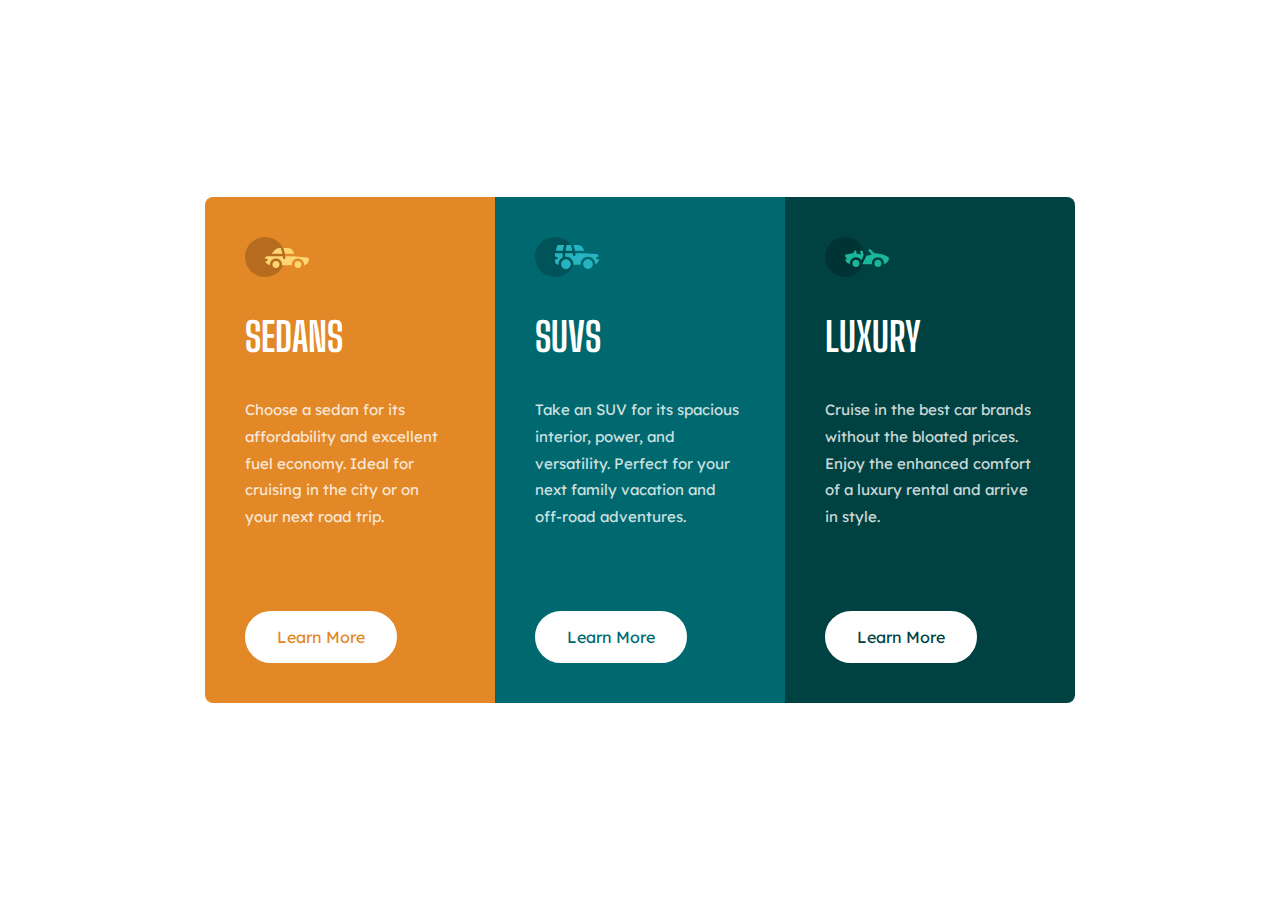
<file: index.html>
<!DOCTYPE html>
<html lang="en">
  <head>
    <meta charset="UTF-8" />
    <meta
      name="description"
      content="3-column-card-preview challenge from frontend mentor"
    />
    <meta name="viewport" content="width=device-width, initial-scale=1.0" />
    <link
      rel="icon"
      type="image/png"
      sizes="32x32"
      href="./assets/images/favicon-32x32.png"
    />
    <link rel="stylesheet" href="./assets/css/style.min.css" />
    <title>Frontend Mentor | 3-column preview card component</title>
  </head>
  <body>
    <main>
      <div class="section" id="cards-section">
        <div class="cards">
          <div class="card card--sedan">
            <div class="card__inner">
              <div class="card__image">
                <img
                  src="./assets/images/icon-sedans.svg"
                  alt="icon with sedan"
                />
              </div>
              <!-- ./card__image -->

              <h1 class="card__title">Sedans</h1>
              <!-- ./card__title -->

              <p class="card__text">
                Choose a sedan for its affordability and excellent fuel economy.
                Ideal for cruising in the city or on your next road trip.
              </p>
              <!-- ./card__text -->

              <div class="card__footer">
                <a class="card__button card__button--sedan" href="#"
                  >learn more</a
                >
              </div>
              <!-- ./card__footer -->
            </div>
            <!-- ./card__inner -->
          </div>
          <!-- ./card -->

          <div class="card card--suv">
            <div class="card__inner">
              <div class="card__image">
                <img src="./assets/images/icon-suvs.svg" alt="icon with SUV" />
              </div>
              <!-- ./card__image -->

              <h1 class="card__title">SUVs</h1>
              <!-- ./card__title -->

              <p class="card__text">
                Take an SUV for its spacious interior, power, and versatility.
                Perfect for your next family vacation and off-road adventures.
              </p>
              <!-- ./card__text -->

              <div class="card__footer">
                <a class="card__button card__button--suv" href="#"
                  >learn more</a
                >
              </div>
              <!-- ./card__footer -->
            </div>
            <!-- ./card__inner -->
          </div>
          <!-- ./card -->

          <div class="card card--luxury">
            <div class="card__inner">
              <div class="card__image">
                <img
                  src="./assets/images/icon-luxury.svg"
                  alt="icon with luxury"
                />
              </div>
              <!-- ./card__image -->

              <h1 class="card__title">Luxury</h1>
              <!-- ./card__title -->

              <p class="card__text">
                Cruise in the best car brands without the bloated prices. Enjoy
                the enhanced comfort of a luxury rental and arrive in style.
              </p>
              <!-- ./card__text -->

              <div class="card__footer">
                <a class="card__button card__button--luxury" href="#"
                  >learn more</a
                >
              </div>
              <!-- ./card__footer -->
            </div>
            <!-- ./card__inner -->
          </div>
          <!-- ./card -->
        </div>
        <!-- ./cards -->
      </div>
      <!-- ./section -->
    </main>
    <script src="./assets/js/app.js"></script>
  </body>
</html>
</file>
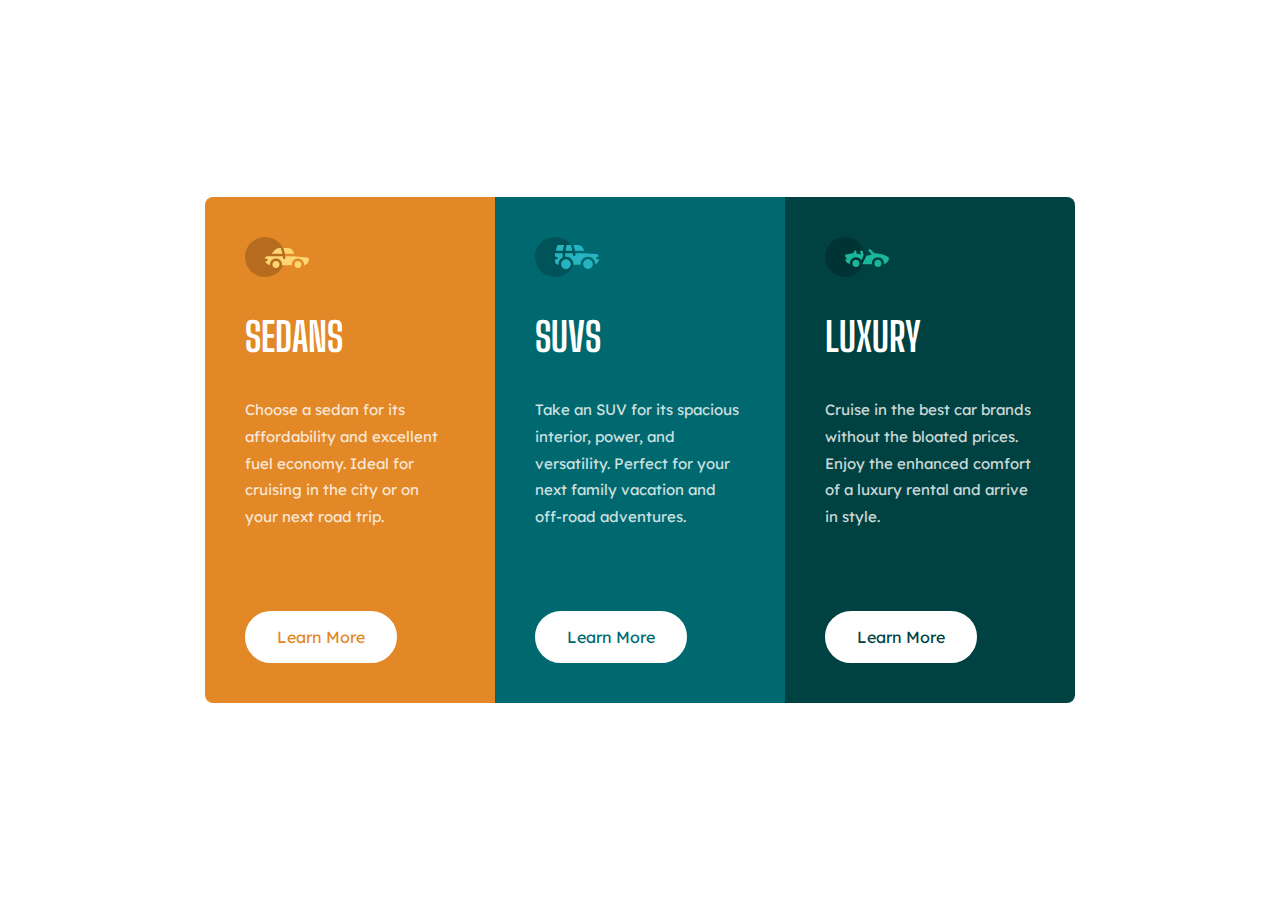
<file: completed/index.html>
<!DOCTYPE html>
<html lang="en">
  <head>
    <meta charset="UTF-8" />
    <meta
      name="description"
      content="3-column-card-preview challenge from frontend mentor"
    />
    <meta name="viewport" content="width=device-width, initial-scale=1.0" />
    <link
      rel="icon"
      type="image/png"
      sizes="32x32"
      href="./assets/images/favicon-32x32.png"
    />
    <link rel="stylesheet" href="./assets/css/style.min.css" />
    <title>Frontend Mentor | 3-column preview card component</title>
  </head>
  <body>
    <main>
      <div class="section" id="cards-section">
        <div class="cards">
          <div class="card card--sedan">
            <div class="card__inner">
              <div class="card__image">
                <img
                  src="./assets/images/icon-sedans.svg"
                  alt="icon with sedan"
                />
              </div>
              <!-- ./card__image -->

              <h1 class="card__title">Sedans</h1>
              <!-- ./card__title -->

              <p class="card__text">
                Choose a sedan for its affordability and excellent fuel economy.
                Ideal for cruising in the city or on your next road trip.
              </p>
              <!-- ./card__text -->

              <div class="card__footer">
                <a class="card__button card__button--sedan" href="#!"
                  >learn more</a
                >
              </div>
              <!-- ./card__footer -->
            </div>
            <!-- ./card__inner -->
          </div>
          <!-- ./card -->

          <div class="card card--suv">
            <div class="card__inner">
              <div class="card__image">
                <img src="./assets/images/icon-suvs.svg" alt="icon with SUV" />
              </div>
              <!-- ./card__image -->

              <h1 class="card__title">SUVs</h1>
              <!-- ./card__title -->

              <p class="card__text">
                Take an SUV for its spacious interior, power, and versatility.
                Perfect for your next family vacation and off-road adventures.
              </p>
              <!-- ./card__text -->

              <div class="card__footer">
                <a class="card__button card__button--suv" href="#!"
                  >learn more</a
                >
              </div>
              <!-- ./card__footer -->
            </div>
            <!-- ./card__inner -->
          </div>
          <!-- ./card -->

          <div class="card card--luxury">
            <div class="card__inner">
              <div class="card__image">
                <img
                  src="./assets/images/icon-luxury.svg"
                  alt="icon with luxury"
                />
              </div>
              <!-- ./card__image -->

              <h1 class="card__title">Luxury</h1>
              <!-- ./card__title -->

              <p class="card__text">
                Cruise in the best car brands without the bloated prices. Enjoy
                the enhanced comfort of a luxury rental and arrive in style.
              </p>
              <!-- ./card__text -->

              <div class="card__footer">
                <a class="card__button card__button--luxury" href="#!"
                  >learn more</a
                >
              </div>
              <!-- ./card__footer -->
            </div>
            <!-- ./card__inner -->
          </div>
          <!-- ./card -->
        </div>
        <!-- ./cards -->
      </div>
      <!-- ./section -->
    </main>
    <script src="./assets/js/app.js"></script>
  </body>
</html>
</file>
<file: assets/css/style.min.css>
@import url("https://fonts.googleapis.com/css2?family=Big+Shoulders+Display:wght@700&family=Lexend+Deca&display=swap");*,*::before,*::after{box-sizing:border-box}body,h1,h2,h3,h4,h5,h6,p,figure,picture{margin:0}h1,h2,h3,h4,h5,h6{font-weight:400}body{min-height:100vh;text-rendering:optimizeSpeed;line-height:1.5}img,picture{max-width:100%;display:block}a{color:inherit;text-decoration:none}body{font-family:"Lexend Deca", sans-serif}.section{display:grid;align-items:center;justify-content:center;min-height:100vh;padding:1rem;background-color:#fff;transition:background-color 0.4s ease}.cards{display:flex;justify-content:center;flex-direction:column}.cards>*:first-child{border-radius:0.5rem 0.5rem 0 0}.cards>*:last-child{border-radius:0 0 0.5rem 0.5rem}@media (min-width: 60rem){.cards{flex-direction:row}.cards>*:first-child{border-radius:0.5rem 0 0 0.5rem}.cards>*:last-child{border-radius:0 0.5rem 0.5rem 0}}.card{max-width:315px;overflow:hidden;transition:transform 0.2s linear, border-radius 0.2s linear, box-shadow 0.2s linear}.card:hover{transform:translateY(-10px);border-radius:0.5rem;box-shadow:0 0 20px 1px rgba(0,0,0,0.6)}.card--sedan{background-color:#e38826}.card--suv{background-color:#006970}.card--luxury{background-color:#004241}.card__inner{padding:2.5rem;display:grid;gap:2.5rem}.card__title{font-size:2.5rem;font-weight:700;font-family:"Big Shoulders Display",cursive;line-height:1;color:#fff;text-transform:uppercase}.card__text{font-size:0.937rem;font-weight:400;font-family:"Lexend Deca",sans-serif;line-height:1.8;color:#fff;opacity:0.8}.card__button{display:inline-block;padding:0.75em 1.875rem;border-radius:1.875rem;border:2px solid #fff;background-color:#fff;text-transform:capitalize;transition:color 0.2s linear, background-color 0.2s linear}.card__button:hover{background-color:transparent;color:#fff}.card__button--sedan{color:#e38826}.card__button--suv{color:#006970}.card__button--luxury{color:#004241}@media (max-width: 18.75rem){.card__inner{padding:1.5rem;gap:1.5rem}.card__button{padding:0.4rem 1.2rem}}@media (min-width: 60rem){.card{max-width:290px}.card__footer{padding-top:2.5rem}}
/*# sourceMappingURL=style.min.css.map */
</file>
<file: completed/assets/css/style.min.css>
@import url("https://fonts.googleapis.com/css2?family=Big+Shoulders+Display:wght@700&family=Lexend+Deca&display=swap");*,*::before,*::after{-webkit-box-sizing:border-box;box-sizing:border-box}body,h1,h2,h3,h4,h5,h6,p,figure,picture{margin:0}h1,h2,h3,h4,h5,h6{font-weight:400}body{min-height:100vh;text-rendering:optimizeSpeed;line-height:1.5}img,picture{max-width:100%;display:block}a{color:inherit;text-decoration:none}body{font-family:"Lexend Deca", sans-serif}.section{display:-ms-grid;display:grid;-webkit-box-align:center;-ms-flex-align:center;align-items:center;-webkit-box-pack:center;-ms-flex-pack:center;justify-content:center;min-height:100vh;padding:1rem;background-color:#fff;-webkit-transition:background-color 0.4s ease;transition:background-color 0.4s ease}.cards{display:-webkit-box;display:-ms-flexbox;display:flex;-webkit-box-pack:center;-ms-flex-pack:center;justify-content:center;-webkit-box-orient:vertical;-webkit-box-direction:normal;-ms-flex-direction:column;flex-direction:column}.cards>*:first-child{border-radius:0.5rem 0.5rem 0 0}.cards>*:last-child{border-radius:0 0 0.5rem 0.5rem}@media (min-width: 60rem){.cards{-webkit-box-orient:horizontal;-webkit-box-direction:normal;-ms-flex-direction:row;flex-direction:row}.cards>*:first-child{border-radius:0.5rem 0 0 0.5rem}.cards>*:last-child{border-radius:0 0.5rem 0.5rem 0}}.card{max-width:315px;overflow:hidden;position:relative}.card--sedan{background-color:#e38826}.card--suv{background-color:#006970}.card--luxury{background-color:#004241}.card__inner{padding:2.5rem;display:-ms-grid;display:grid;gap:2.5rem}.card__title{font-size:2.5rem;font-weight:700;font-family:"Big Shoulders Display",sans-serif;line-height:1;color:#fff;text-transform:uppercase}.card__text{font-size:0.937rem;font-weight:400;font-family:"Lexend Deca",sans-serif;line-height:1.8;color:#fff;opacity:0.8}.card__button{display:inline-block;padding:0.75em 1.875rem;border-radius:1.875rem;border:2px solid #fff;background-color:#fff;text-transform:capitalize}.card__button--sedan{color:#e38826}.card__button--suv{color:#006970}.card__button--luxury{color:#004241}@media (max-width: 18.75rem){.card__inner{padding:1.5rem;gap:1.5rem}.card__button{padding:0.4rem 1.2rem}}@media (min-width: 48rem){.card__button{-webkit-transition:color 0.2s linear, background-color 0.2s linear;transition:color 0.2s linear, background-color 0.2s linear}.card__button:hover{background-color:transparent;color:#fff}}@media (min-width: 60rem){.card{max-width:290px;z-index:1;-webkit-transition:border-radius 0.2s linear, z-index 0.2s linear, -webkit-transform 0.2s linear;transition:border-radius 0.2s linear, z-index 0.2s linear, -webkit-transform 0.2s linear;transition:transform 0.2s linear, border-radius 0.2s linear, z-index 0.2s linear;transition:transform 0.2s linear, border-radius 0.2s linear, z-index 0.2s linear, -webkit-transform 0.2s linear}.card:hover{-webkit-transform:scale(1.05);transform:scale(1.05);border-radius:0.5rem;z-index:5;-webkit-box-shadow:0 0 20px 1px rgba(0,0,0,0.6);box-shadow:0 0 20px 1px rgba(0,0,0,0.6)}.card__footer{padding-top:2.5rem}}
/*# sourceMappingURL=style.min.css.map */
</file>
